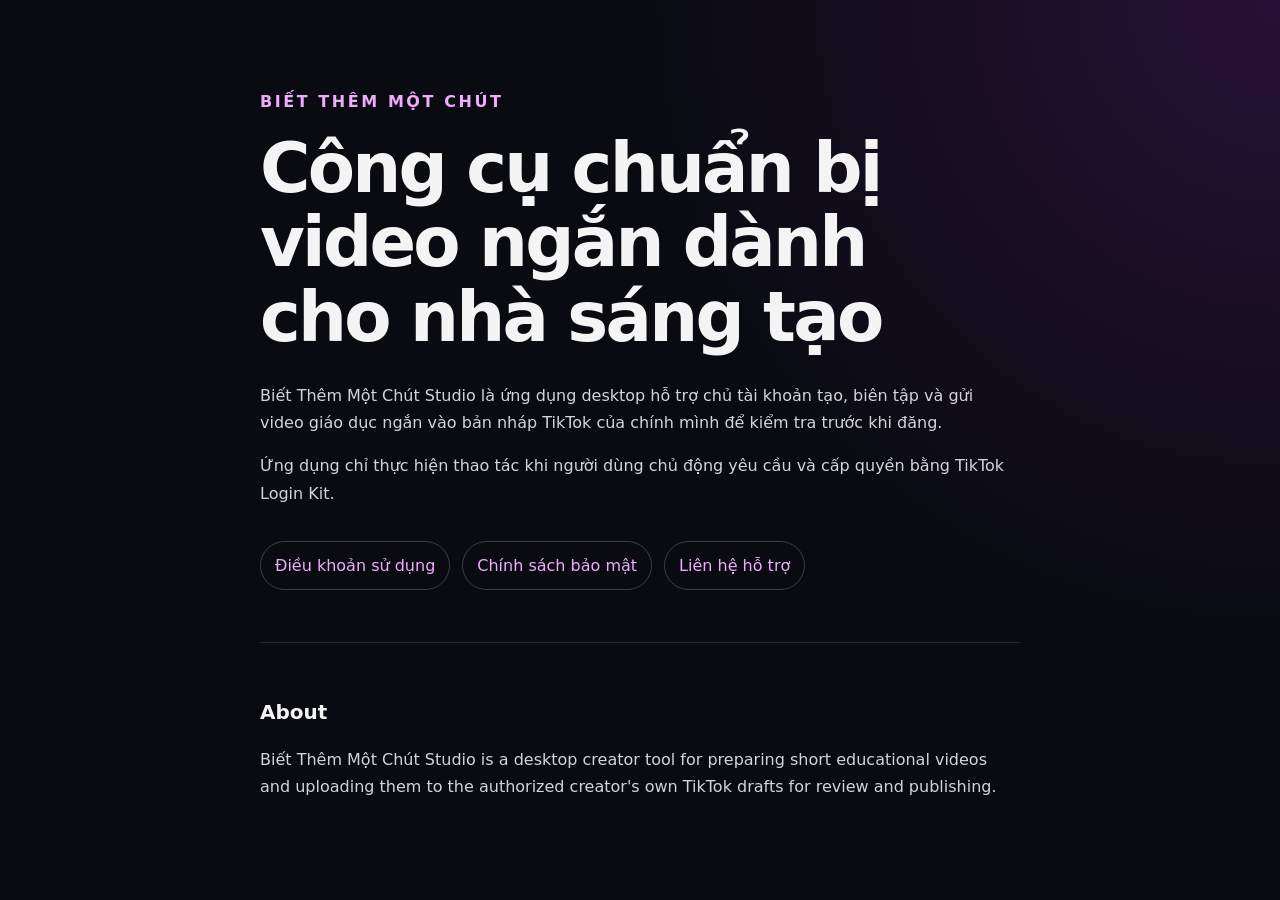
<file: index.html>
<!doctype html>
<html lang="vi">
<head>
  <meta charset="utf-8">
  <meta name="viewport" content="width=device-width,initial-scale=1">
  <title>Biết Thêm Một Chút Studio</title>
  <link rel="stylesheet" href="style.css">
</head>
<body>
  <main>
    <p class="eyebrow">BIẾT THÊM MỘT CHÚT</p>
    <h1>Công cụ chuẩn bị video ngắn dành cho nhà sáng tạo</h1>
    <p>Biết Thêm Một Chút Studio là ứng dụng desktop hỗ trợ chủ tài khoản tạo, biên tập và gửi video giáo dục ngắn vào bản nháp TikTok của chính mình để kiểm tra trước khi đăng.</p>
    <p>Ứng dụng chỉ thực hiện thao tác khi người dùng chủ động yêu cầu và cấp quyền bằng TikTok Login Kit.</p>
    <nav>
      <a href="terms.html">Điều khoản sử dụng</a>
      <a href="privacy.html">Chính sách bảo mật</a>
      <a href="https://github.com/penGu-s2/videoauto-policies/issues">Liên hệ hỗ trợ</a>
    </nav>
    <hr>
    <h2>About</h2>
    <p>Biết Thêm Một Chút Studio is a desktop creator tool for preparing short educational videos and uploading them to the authorized creator's own TikTok drafts for review and publishing.</p>
  </main>
</body>
</html>
</file>
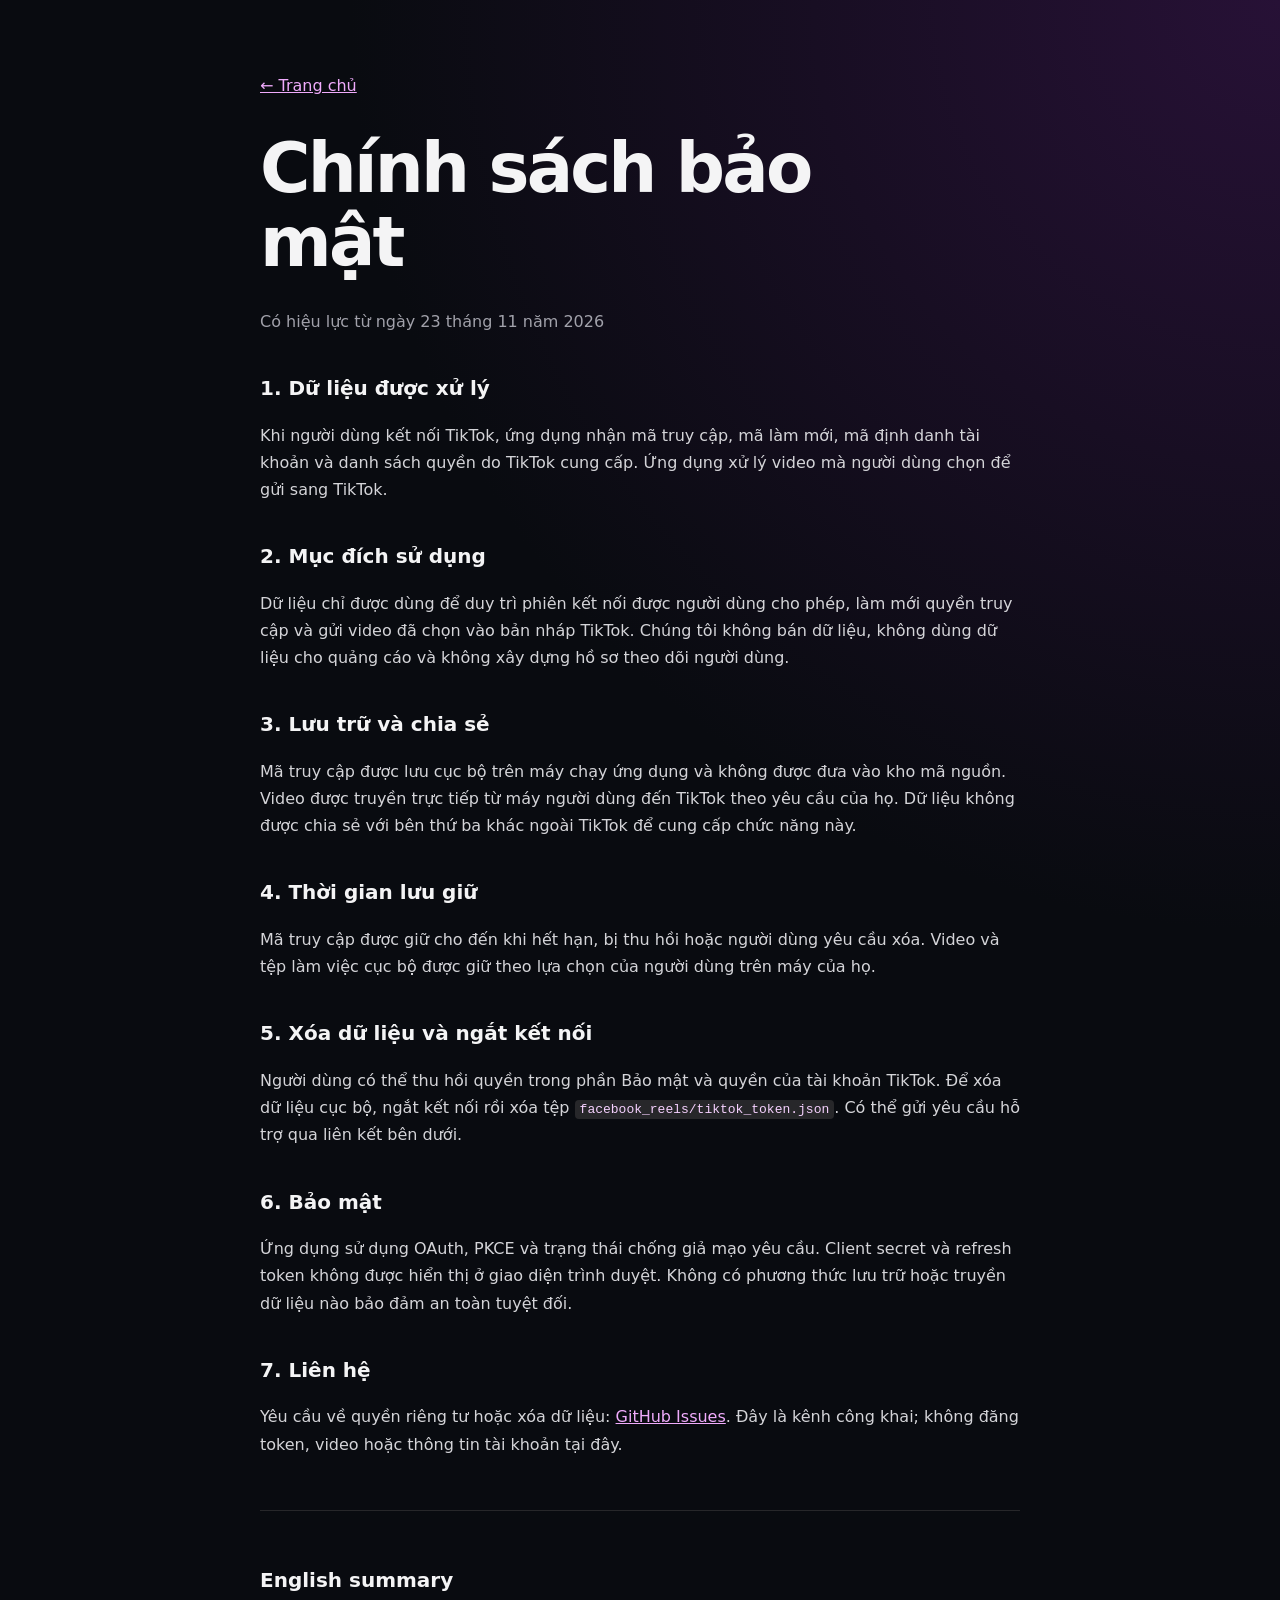
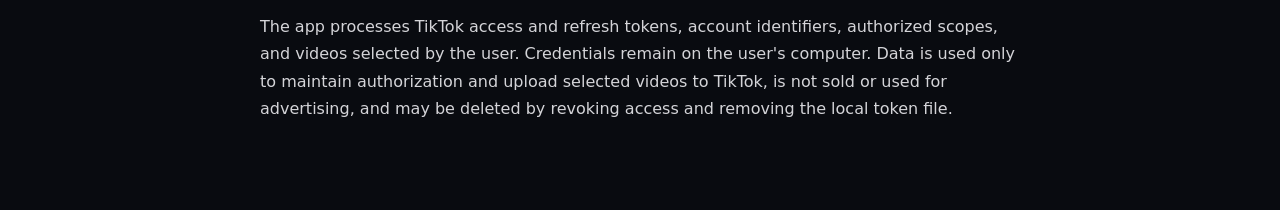
<file: privacy.html>
<!doctype html>
<html lang="vi">
<head>
  <meta charset="utf-8">
  <meta name="viewport" content="width=device-width,initial-scale=1">
  <title>Chính sách bảo mật – Biết Thêm Một Chút Studio</title>
  <link rel="stylesheet" href="style.css">
</head>
<body>
  <main>
    <a class="back" href="index.html">← Trang chủ</a>
    <h1>Chính sách bảo mật</h1>
    <p class="muted">Có hiệu lực từ ngày 23 tháng 11 năm 2026</p>

    <h2>1. Dữ liệu được xử lý</h2>
    <p>Khi người dùng kết nối TikTok, ứng dụng nhận mã truy cập, mã làm mới, mã định danh tài khoản và danh sách quyền do TikTok cung cấp. Ứng dụng xử lý video mà người dùng chọn để gửi sang TikTok.</p>

    <h2>2. Mục đích sử dụng</h2>
    <p>Dữ liệu chỉ được dùng để duy trì phiên kết nối được người dùng cho phép, làm mới quyền truy cập và gửi video đã chọn vào bản nháp TikTok. Chúng tôi không bán dữ liệu, không dùng dữ liệu cho quảng cáo và không xây dựng hồ sơ theo dõi người dùng.</p>

    <h2>3. Lưu trữ và chia sẻ</h2>
    <p>Mã truy cập được lưu cục bộ trên máy chạy ứng dụng và không được đưa vào kho mã nguồn. Video được truyền trực tiếp từ máy người dùng đến TikTok theo yêu cầu của họ. Dữ liệu không được chia sẻ với bên thứ ba khác ngoài TikTok để cung cấp chức năng này.</p>

    <h2>4. Thời gian lưu giữ</h2>
    <p>Mã truy cập được giữ cho đến khi hết hạn, bị thu hồi hoặc người dùng yêu cầu xóa. Video và tệp làm việc cục bộ được giữ theo lựa chọn của người dùng trên máy của họ.</p>

    <h2>5. Xóa dữ liệu và ngắt kết nối</h2>
    <p>Người dùng có thể thu hồi quyền trong phần Bảo mật và quyền của tài khoản TikTok. Để xóa dữ liệu cục bộ, ngắt kết nối rồi xóa tệp <code>facebook_reels/tiktok_token.json</code>. Có thể gửi yêu cầu hỗ trợ qua liên kết bên dưới.</p>

    <h2>6. Bảo mật</h2>
    <p>Ứng dụng sử dụng OAuth, PKCE và trạng thái chống giả mạo yêu cầu. Client secret và refresh token không được hiển thị ở giao diện trình duyệt. Không có phương thức lưu trữ hoặc truyền dữ liệu nào bảo đảm an toàn tuyệt đối.</p>

    <h2>7. Liên hệ</h2>
    <p>Yêu cầu về quyền riêng tư hoặc xóa dữ liệu: <a href="https://github.com/penGu-s2/videoauto-policies/issues">GitHub Issues</a>. Đây là kênh công khai; không đăng token, video hoặc thông tin tài khoản tại đây.</p>

    <hr>
    <h2>English summary</h2>
    <p>The app processes TikTok access and refresh tokens, account identifiers, authorized scopes, and videos selected by the user. Credentials remain on the user's computer. Data is used only to maintain authorization and upload selected videos to TikTok, is not sold or used for advertising, and may be deleted by revoking access and removing the local token file.</p>
  </main>
</body>
</html>
</file>
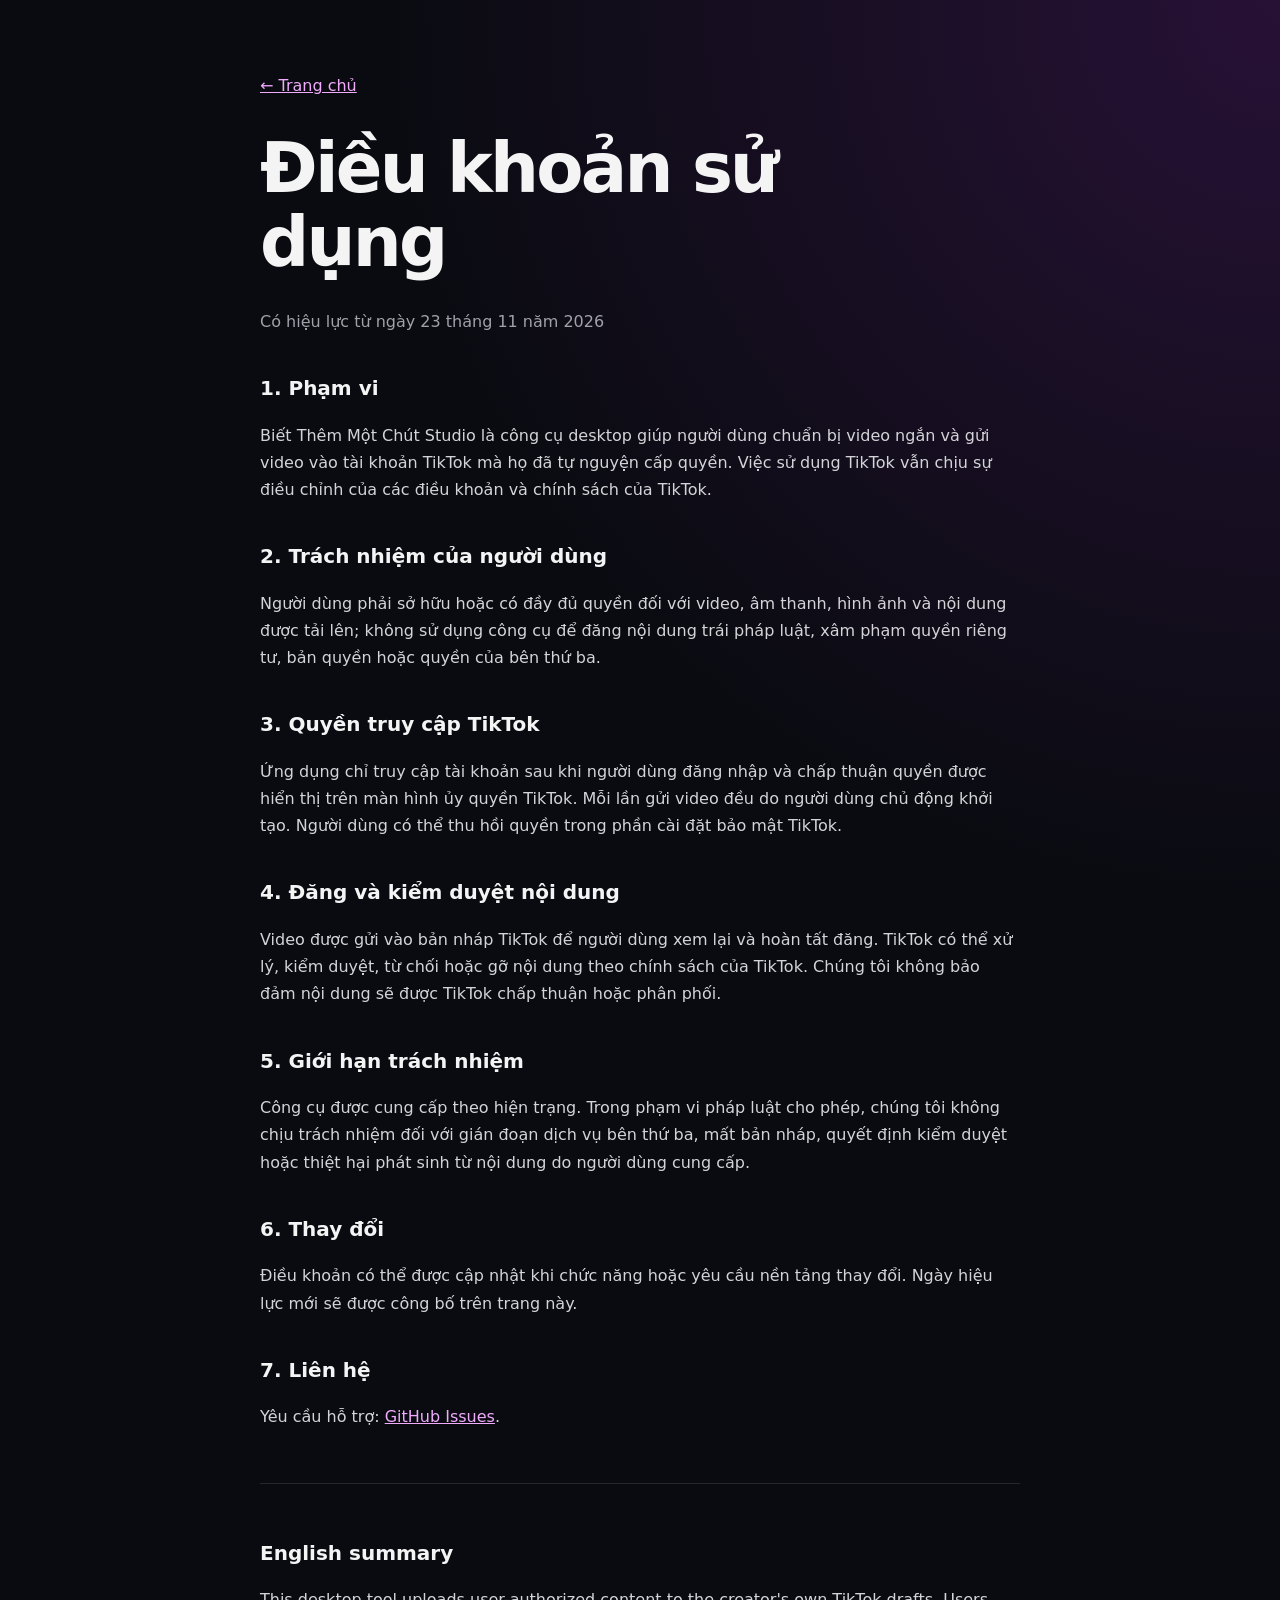
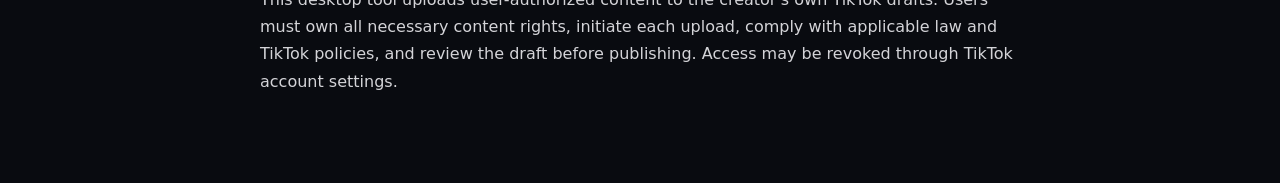
<file: terms.html>
<!doctype html>
<html lang="vi">
<head>
  <meta charset="utf-8">
  <meta name="viewport" content="width=device-width,initial-scale=1">
  <title>Điều khoản sử dụng – Biết Thêm Một Chút Studio</title>
  <link rel="stylesheet" href="style.css">
</head>
<body>
  <main>
    <a class="back" href="index.html">← Trang chủ</a>
    <h1>Điều khoản sử dụng</h1>
    <p class="muted">Có hiệu lực từ ngày 23 tháng 11 năm 2026</p>

    <h2>1. Phạm vi</h2>
    <p>Biết Thêm Một Chút Studio là công cụ desktop giúp người dùng chuẩn bị video ngắn và gửi video vào tài khoản TikTok mà họ đã tự nguyện cấp quyền. Việc sử dụng TikTok vẫn chịu sự điều chỉnh của các điều khoản và chính sách của TikTok.</p>

    <h2>2. Trách nhiệm của người dùng</h2>
    <p>Người dùng phải sở hữu hoặc có đầy đủ quyền đối với video, âm thanh, hình ảnh và nội dung được tải lên; không sử dụng công cụ để đăng nội dung trái pháp luật, xâm phạm quyền riêng tư, bản quyền hoặc quyền của bên thứ ba.</p>

    <h2>3. Quyền truy cập TikTok</h2>
    <p>Ứng dụng chỉ truy cập tài khoản sau khi người dùng đăng nhập và chấp thuận quyền được hiển thị trên màn hình ủy quyền TikTok. Mỗi lần gửi video đều do người dùng chủ động khởi tạo. Người dùng có thể thu hồi quyền trong phần cài đặt bảo mật TikTok.</p>

    <h2>4. Đăng và kiểm duyệt nội dung</h2>
    <p>Video được gửi vào bản nháp TikTok để người dùng xem lại và hoàn tất đăng. TikTok có thể xử lý, kiểm duyệt, từ chối hoặc gỡ nội dung theo chính sách của TikTok. Chúng tôi không bảo đảm nội dung sẽ được TikTok chấp thuận hoặc phân phối.</p>

    <h2>5. Giới hạn trách nhiệm</h2>
    <p>Công cụ được cung cấp theo hiện trạng. Trong phạm vi pháp luật cho phép, chúng tôi không chịu trách nhiệm đối với gián đoạn dịch vụ bên thứ ba, mất bản nháp, quyết định kiểm duyệt hoặc thiệt hại phát sinh từ nội dung do người dùng cung cấp.</p>

    <h2>6. Thay đổi</h2>
    <p>Điều khoản có thể được cập nhật khi chức năng hoặc yêu cầu nền tảng thay đổi. Ngày hiệu lực mới sẽ được công bố trên trang này.</p>

    <h2>7. Liên hệ</h2>
    <p>Yêu cầu hỗ trợ: <a href="https://github.com/penGu-s2/videoauto-policies/issues">GitHub Issues</a>.</p>

    <hr>
    <h2>English summary</h2>
    <p>This desktop tool uploads user-authorized content to the creator's own TikTok drafts. Users must own all necessary content rights, initiate each upload, comply with applicable law and TikTok policies, and review the draft before publishing. Access may be revoked through TikTok account settings.</p>
  </main>
</body>
</html>
</file>
<file: style.css>
:root { color-scheme: dark; font-family: Inter, ui-sans-serif, system-ui, -apple-system, "Segoe UI", sans-serif; background: #090b10; color: #f4f4f5; }
* { box-sizing: border-box; }
body { margin: 0; min-height: 100vh; background: radial-gradient(circle at top right, #271136 0, #090b10 42%); }
main { width: min(760px, calc(100% - 40px)); margin: 0 auto; padding: 72px 0; line-height: 1.7; }
h1 { max-width: 680px; font-size: clamp(2.1rem, 7vw, 4.3rem); line-height: 1.08; letter-spacing: -.04em; margin: 12px 0 28px; }
h2 { margin-top: 36px; font-size: 1.25rem; }
p { color: #d4d4d8; }
a { color: #f0abfc; }
nav { display: flex; flex-wrap: wrap; gap: 12px; margin-top: 34px; }
nav a { padding: 10px 14px; border: 1px solid #3f3f46; border-radius: 999px; text-decoration: none; }
hr { margin: 52px 0; border: 0; border-top: 1px solid #27272a; }
.eyebrow { color: #f0abfc; font-weight: 800; letter-spacing: .16em; }
.muted { color: #a1a1aa; }
.back { display: inline-block; margin-bottom: 20px; }
code { color: #f5d0fe; background: #27272a; padding: 2px 5px; border-radius: 4px; }
</file>
